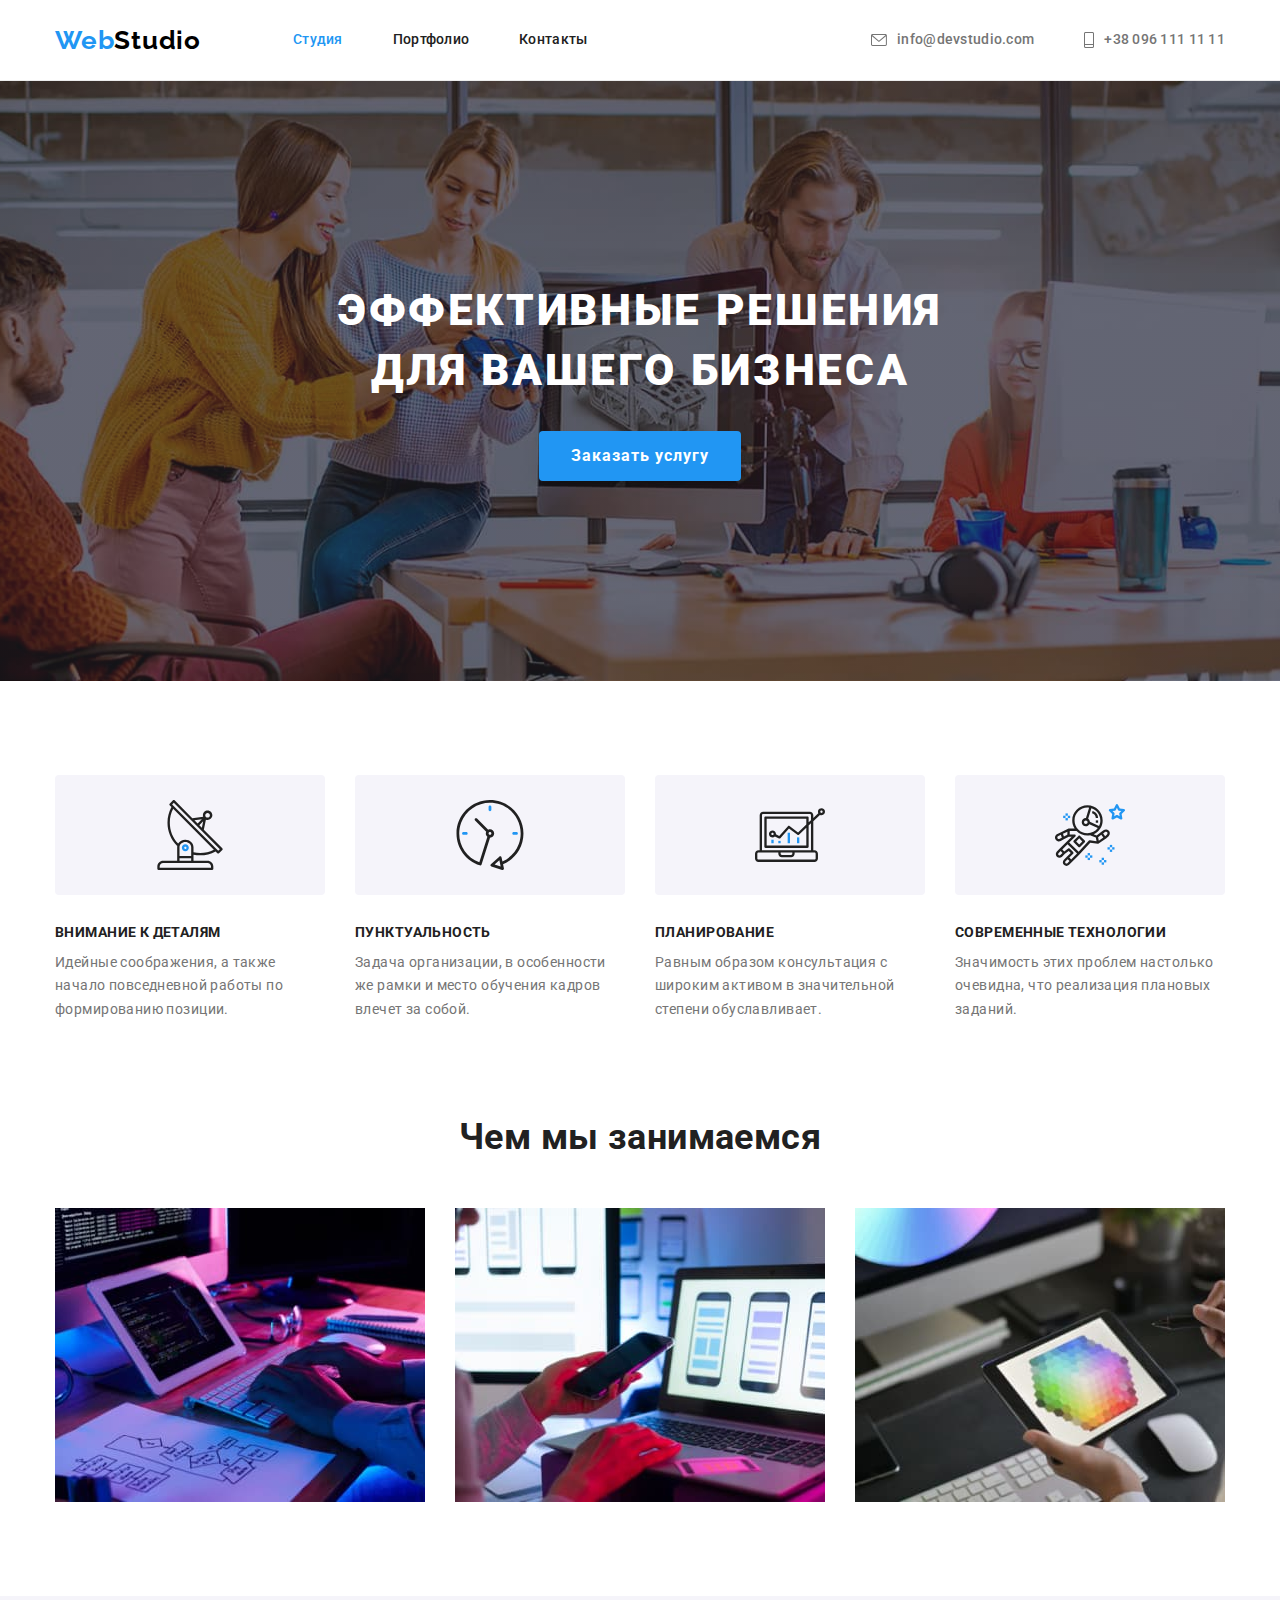
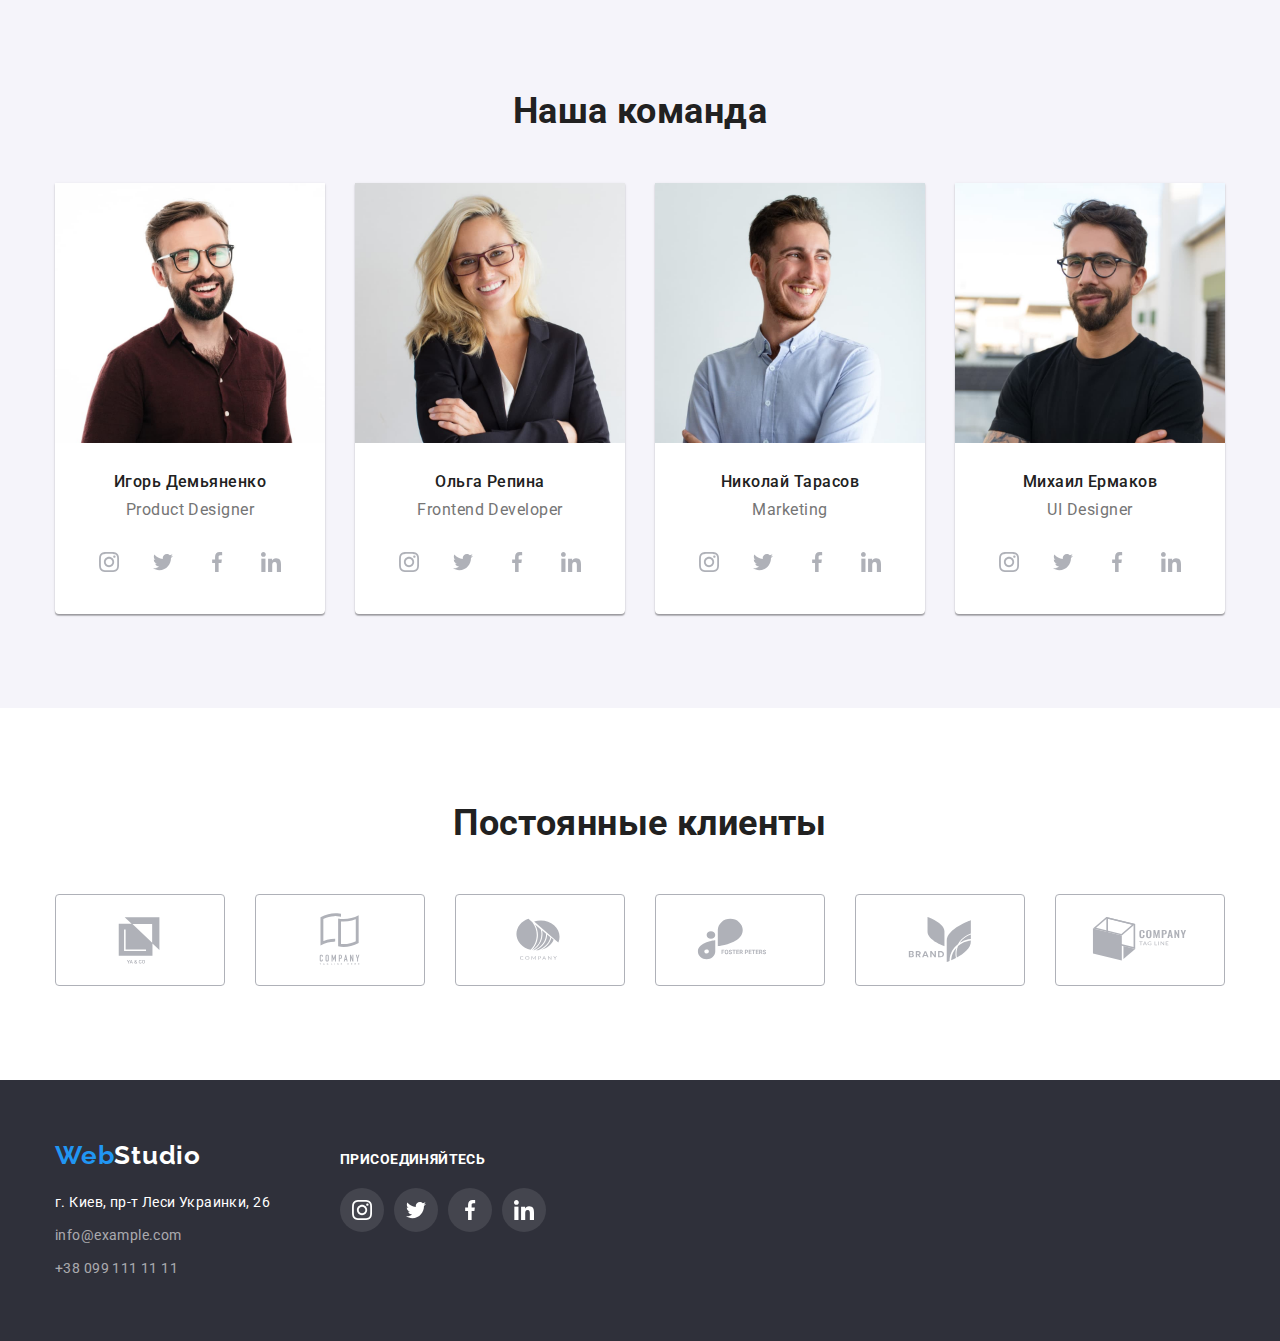
<file: index.html>
<!DOCTYPE html>
<html lang="ru">
<head>
    <meta charset="UTF-8">
    <meta http-equiv="X-UA-Compatible" content="IE=edge">
    <meta name="viewport" content="width=device-width, initial-scale=1.0">
    <title>Document</title>
    <link
      rel="stylesheet"
      href="https://cdnjs.cloudflare.com/ajax/libs/modern-normalize/1.1.0/modern-normalize.min.css"
    />
    <link rel="stylesheet" href="./css/style.css">
    <link rel="preconnect" href="https://fonts.googleapis.com">
    <link rel="preconnect" href="https://fonts.gstatic.com" crossorigin>
    <link href="https://fonts.googleapis.com/css2?family=Raleway:wght@700&family=Roboto:wght@400;500;700;900&display=swap" rel="stylesheet">
</head>
<body>
    <header class="header">
        <div class="container header-container">
        <nav class="header-nav nav"> 
            <a class="logo-header link" href="./index.html">Web<span class="header-logo-black">Studio</span></a>
            <ul  class="list header-nav-list">
                <li class="header-nav-item"><a class="header-nav-link link current" href="./index.html">Студия</a></li>
                <li class="header-nav-item"><a class="header-nav-link link" href="./portfolio.html">Портфолио</a></li>
                <li class="header-nav-item"><a class="header-nav-link link" href="">Контакты</a></li>
            </ul>
        </nav> 
        
            <ul  class="header-tel list">
                <li class="header-tel-li">
                    <a class="header-nav-link link"
                     href="mailto:info@devstudio.com">
                    <svg class="header-icons"  width="16px" height="12px">
                    <use href="./images/icons.svg#icon-mail-icon"></use>
                    </svg>info@devstudio.com</a></li>
                <li class="header-tel-li">
                    <a class="header-nav-link link" 
                    href="tel:+380961111111">
                    <svg class="header-icons"  width="10px" height="16px">
                        <use href="./images/icons.svg#icon-phone-icon"></use>
                    </svg>
                    +38 096 111 11 11</a></li>
            </ul>
        </div>
    </header>
        
    <main>
        <!-- Герой -->
        <section class=hero> 
            <h1 class="hero-title">
                Эффективные решения<br />
                для вашего бизнеса
              </h1>   
            <button type="button" class="hero-btn">Заказать услугу</button>
        </section>

        <!-- Наши особенности -->
         <section class="section about-us">
             <div class="container">
             <h2 class="visually-hidden" >Преимущества</h2>
             <ul  class="about-us-list list">
                 <li class="about-item">
                    <div class="about-us-container ">
                        <svg class="benefits-icons" width="70px" height="70px">
                          <use href="./images/icons.svg#icon-antenna"></use>
                        </svg>
                      </div>
                     <h3 class="about-us-title title">Внимание к деталям</h3>
                     <p class="about-us-text">Идейные соображения, а также начало повседневной работы по формированию позиции.</p>
                 </li>
                 <li class="about-item">
                    <div class="about-us-container ">
                        <svg class="benefits-icons" width="70px" height="70px">
                          <use href="./images/icons.svg#icon-clock"></use>
                        </svg>
                      </div>
                     <h3 class="about-us-title title">Пунктуальность</h3>
                     <p class="about-us-text">Задача организации, в особенности же рамки и место обучения кадров влечет за собой.</p>
                 </li>  
                 <li class="about-item">
                    <div class="about-us-container ">
                        <svg class="benefits-icons" width="70px" height="70px">
                          <use href="./images/icons.svg#icon-diagram"></use>
                        </svg>
                      </div>
                     <h3 class="about-us-title title">Планирование</h3>
                     <p class="about-us-text">Равным образом консультация с широким активом в значительной степени обуславливает.</p>
                 </li>
                 <li class="about-item">
                    <div class="about-us-container ">
                        <svg class="benefits-icons" width="70px" height="70px">
                          <use href="./images/icons.svg#icon-astronaut"></use>
                        </svg>
                      </div>
                     <h3 class="about-us-title title">Современные технологии</h3>
                     <p class="about-us-text">Значимость этих проблем настолько очевидна, что реализация плановых заданий.</p>
                 </li>
             </ul>
            </div>
         </section>
         <!-- Чем мы занимаемся -->
         <section class="section product">
             <div class="container">
            <h2 class="section-title title">Чем мы занимаемся</h2>
            <ul class="product-list list">
                <li class="product-li">
                    <img class="photo-about-we"
                     src="./images/about-img-1.jpg"
                     alt="разработка программного обеспечения"
                     width="370"
                    />
                </li>
                <li class="product-li">
                    <img class="photo-about-we"
                    src="./images/about-img-2.jpg" 
                    alt="разработка мобильных приложений"
                    width="370"
                    />
                </li>
                <li class="product-li">
                    <img class="photo-about-we"
                    src="./images/about-img-3.jpg"
                    alt="подбор цветной гаммы"
                    width="370"
                    />
                </li>
            </ul>
            </div>
         </section>
         <!-- Наша команда -->
         <section class="section team">
             <div class="container">
             <h2 class="section-title title">Наша команда</h2>
             <ul  class="team-list list">
                 <li class="team-list-item">
                     <img class="photo-about-we"
                     src="./images/team-img-1.jpg" 
                     alt="фото сотрудника продуктового дизайнера Игоря Демьяненко"
                     width="270"
                     />
                     <div class="title-name">
                     <h3 class="team-name-title title">Игорь Демьяненко</h3>
                     <p class="team-list-text" lang="en">Product Designer</p>
                     <ul class="social-list list">
                        <li class="social-item">
                          <a href="https://www.instagram.com/" class="social-links" target="_blank" rel="noreferrer noopener">
                            <svg class="social-icons" width="20px" height="20px">
                              <use href="./images/icons.svg#icon-instagram"></use>
                            </svg>
                        </a>
                        </li>
                        <li class="social-item">
                            <a href="https://twitter.com/?lang=ru" class="social-links" target="_blank" rel="noreferrer noopener">
                              <svg class="social-icons" width="20px" height="20px">
                                <use href="./images/icons.svg#icon-twitter"></use>
                              </svg>
                            </a>
                          </li>
                          <li class="social-item">
                            <a href="https://www.facebook.com/" class="social-links" target="_blank" rel="noreferrer noopener">
                              <svg class="social-icons" width="20px" height="20px">
                                <use href="./images/icons.svg#icon-facebook"></use>
                              </svg>
                            </a>
                          </li>
                          <li class="social-item">
                            <a href="https://ru.linkedin.com/" class="social-links" target="_blank" rel="noreferrer noopener">
                              <svg class="social-icons" width="20px" height="20px">
                                <use href="./images/icons.svg#icon-linkedin"></use>
                              </svg>
                            </a>
                          </li>
                     </ul>
                     </div>
                 </li>
                 <li class="team-list-item">
                     <img class="photo-about-we" 
                     src="./images/team-img-2.jpg" 
                     alt="фото сотрудника фронтенд разработчика Ольги Репиной"
                     width="270"
                     />
                     <div class="title-name">
                     <h3 class="team-name-title title">Ольга Репина</h3>
                     <p class="team-list-text" lang="en">Frontend Developer</p>
                     <ul class="social-list list">
                        <li class="social-item">
                          <a href="https://www.instagram.com/" class="social-links" target="_blank" rel="noreferrer noopener">
                            <svg class="social-icons" width="20px" height="20px">
                              <use href="./images/icons.svg#icon-instagram"></use>
                            </svg>
                        </a>
                        </li>
                        <li class="social-item">
                            <a href="https://twitter.com/?lang=ru" class="social-links" target="_blank" rel="noreferrer noopener">
                              <svg class="social-icons" width="20px" height="20px">
                                <use href="./images/icons.svg#icon-twitter"></use>
                              </svg>
                            </a>
                          </li>
                          <li class="social-item">
                            <a href="https://www.facebook.com/" class="social-links" target="_blank" rel="noreferrer noopener">
                              <svg class="social-icons" width="20px" height="20px">
                                <use href="./images/icons.svg#icon-facebook"></use>
                              </svg>
                            </a>
                          </li>
                          <li class="social-item">
                            <a href="https://ru.linkedin.com/" class="social-links" target="_blank" rel="noreferrer noopener">
                              <svg class="social-icons" width="20px" height="20px">
                                <use href="./images/icons.svg#icon-linkedin"></use>
                              </svg>
                            </a>
                          </li>
                     </ul>
                     </div>
                 </li>
                 <li class="team-list-item">
                     <img class="photo-about-we" 
                     src="./images/team-img-3.jpg" 
                     alt="фото сотрудника маркетолога Николая Тарасова"
                     width="270"
                     />
                    <div class="title-name">
                     <h3 class="team-name-title title">Николай Тарасов</h3>
                     <p class="team-list-text" lang="en">Marketing</p>
                     <ul class="social-list list">
                        <li class="social-item">
                          <a href="https://www.instagram.com/" class="social-links" target="_blank" rel="noreferrer noopener">
                            <svg class="social-icons" width="20px" height="20px">
                              <use href="./images/icons.svg#icon-instagram"></use>
                            </svg>
                        </a>
                        </li>
                        <li class="social-item">
                            <a href="https://twitter.com/?lang=ru" class="social-links" target="_blank" rel="noreferrer noopener">
                              <svg class="social-icons" width="20px" height="20px">
                                <use href="./images/icons.svg#icon-twitter"></use>
                              </svg>
                            </a>
                          </li>
                          <li class="social-item">
                            <a href="https://www.facebook.com/" class="social-links" target="_blank" rel="noreferrer noopener">
                              <svg class="social-icons" width="20px" height="20px">
                                <use href="./images/icons.svg#icon-facebook"></use>
                              </svg>
                            </a>
                          </li>
                          <li class="social-item">
                            <a href="https://ru.linkedin.com/" class="social-links" target="_blank" rel="noreferrer noopener">
                              <svg class="social-icons" width="20px" height="20px">
                                <use href="./images/icons.svg#icon-linkedin"></use>
                              </svg>
                            </a>
                          </li>
                     </ul>
                    </div>
                 </li>
                 <li class="team-list-item">
                     <img class="photo-about-we" 
                        src="./images/team-img-4.jpg" 
                        alt="фото сотрудника дизайнера интерфесов Михаила Ермакова"
                        width="270"
                     />
                     <div class="title-name">
                        <h3 class="team-name-title title">Михаил Ермаков</h3>
                        <p class="team-list-text" lang="en">UI Designer</p>
                        <ul class="social-list list">
                            <li class="social-item">
                              <a href="https://www.instagram.com/" class="social-links" target="_blank" rel="noreferrer noopener">
                                <svg class="social-icons" width="20px" height="20px">
                                  <use href="./images/icons.svg#icon-instagram"></use>
                                </svg>
                            </a>
                            </li>
                            <li class="social-item">
                                <a href="https://twitter.com/?lang=ru" class="social-links" target="_blank" rel="noreferrer noopener">
                                  <svg class="social-icons" width="20px" height="20px">
                                     <use href="./images/icons.svg#icon-twitter"></use>
                                  </svg>
                                </a>
                              </li>
                              <li class="social-item">
                                <a href="https://www.facebook.com/" class="social-links" target="_blank" rel="noreferrer noopener">
                                  <svg class="social-icons" width="20px" height="20px">
                                    <use href="./images/icons.svg#icon-facebook"></use>
                                  </svg>
                                </a>
                              </li>
                              <li class="social-item">
                                <a href="https://ru.linkedin.com/" class="social-links" target="_blank" rel="noreferrer noopener">
                                  <svg class="social-icons" width="20px" height="20px">
                                    <use href="./images/icons.svg#icon-linkedin"></use>
                                  </svg>
                                </a>
                              </li>
                         </ul>
                     </div>
                 </li>
             </ul>
            </div>
         </section>
        <!-- Клиенты -->
         <section class="section">
            <div class="container">
              <h2 class="section-title title">Постоянные клиенты</h2>
              <ul class="client-list list">
                <li class="client-item">
                  <a href="https://www.google.com.ua/?hl=ru" class="client-link" target="_blank" rel="noreferrer noopener">
                    <svg class="client-icon" width="106px" height="60px">
                      <use href="./images/icons.svg#icon-Logo"></use>
                    </svg>
                  </a>
                </li>
                <li class="client-item">
                  <a href="https://www.google.com.ua/?hl=ru" class="client-link" target="_blank" rel="noreferrer noopener"> 
                    <svg class="client-icon" width="106px" height="60px">
                      <use href="./images/icons.svg#icon-Logo-1"></use>
                    </svg>
                  </a>
                </li>
                <li class="client-item">
                  <a href="https://www.google.com.ua/?hl=ru" class="client-link" target="_blank" rel="noreferrer noopener">
                    <svg class="client-icon" width="106px" height="60px">
                      <use href="./images/icons.svg#icon-Logo-2"></use>
                    </svg>
                  </a>
                </li>
                <li class="client-item">
                  <a href="https://www.google.com.ua/?hl=ru" class="client-link" target="_blank" rel="noreferrer noopener">
                    <svg class="client-icon" width="106px" height="60px">
                      <use href="./images/icons.svg#icon-Logo-3"></use>
                    </svg>
                  </a>
                </li>
                <li class="client-item">
                  <a href="https://www.google.com.ua/?hl=ru" class="client-link" target="_blank" rel="noreferrer noopener">
                    <svg class="client-icon" width="106px" height="60px">
                      <use href="./images/icons.svg#icon-Logo-4"></use>
                    </svg>
                  </a>
                </li>
                <li class="client-item">
                  <a href="https://www.google.com.ua/?hl=ru" class="client-link" target="_blank" rel="noreferrer noopener">
                    <svg class="client-icon" width="106px" height="60px">
                      <use href="./images/icons.svg#icon-Logo-5"></use>
                    </svg>
                  </a>
                </li>
              </ul>
            </div>
          </section>
    </main>
    <!-- ФУТЕР -->
    <footer class="footer">
      <div class="container footer-container">
        <div class="address-container">
        <a href="./index.html" class="logo-footer link">Web<span class="logo-white">Studio</span></a>
        <address class="footer-addr">
                <ul  class="footer-addr-list list ">
                    <li class="footer-addr-item"><a class="footer-addr-link link" href="https://goo.gl/maps/5dqKB5nKvuYX2aMz5" target="_blank" rel="noreferrer noopener">г. Киев, пр-т Леси Украинки, 26</a></li>
                    <li class="footer-addr-item"><a class="footer-addr-link link" href="mailto:info@example.com">info@example.com</a></li>
                    <li class="footer-addr-item"><a class="footer-addr-link link" href="tell:+380991111111">+38 099 111 11 11</a></li>
                </ul>
            </address>
        </div>
        <div class="footer-social-container">   
          <h3 class="footer-title">присоединяйтесь</h3>
          <ul class="social-list list">
              <li class="social-item">
                  <a href="" class="social-links">
                      <svg class="social-icons" width="20" height="20">
                          <use href="./images/icons.svg#icon-instagram"></use>
                      </svg>
                  </a>
              </li>
              <li class="social-item">
                  <a href="" class="social-links">
                      <svg class="social-icons" width="20" height="20">
                          <use href="./images/icons.svg#icon-twitter"></use>
                      </svg>
                  </a>
              </li>
              <li class="social-item">
                  <a href="" class="social-links">
                      <svg class="social-icons" width="20" height="20">
                          <use href="./images/icons.svg#icon-facebook"></use>
                      </svg>
                  </a>
              </li>
              <li class="social-item">
                  <a href="" class="social-links">
                      <svg class="social-icons" width="20" height="20">
                          <use href="./images/icons.svg#icon-linkedin"></use>
                      </svg>
                  </a>
              </li>
          </ul>
      </div>
    </div>
    </footer>
    
</body>
</html>
</file>
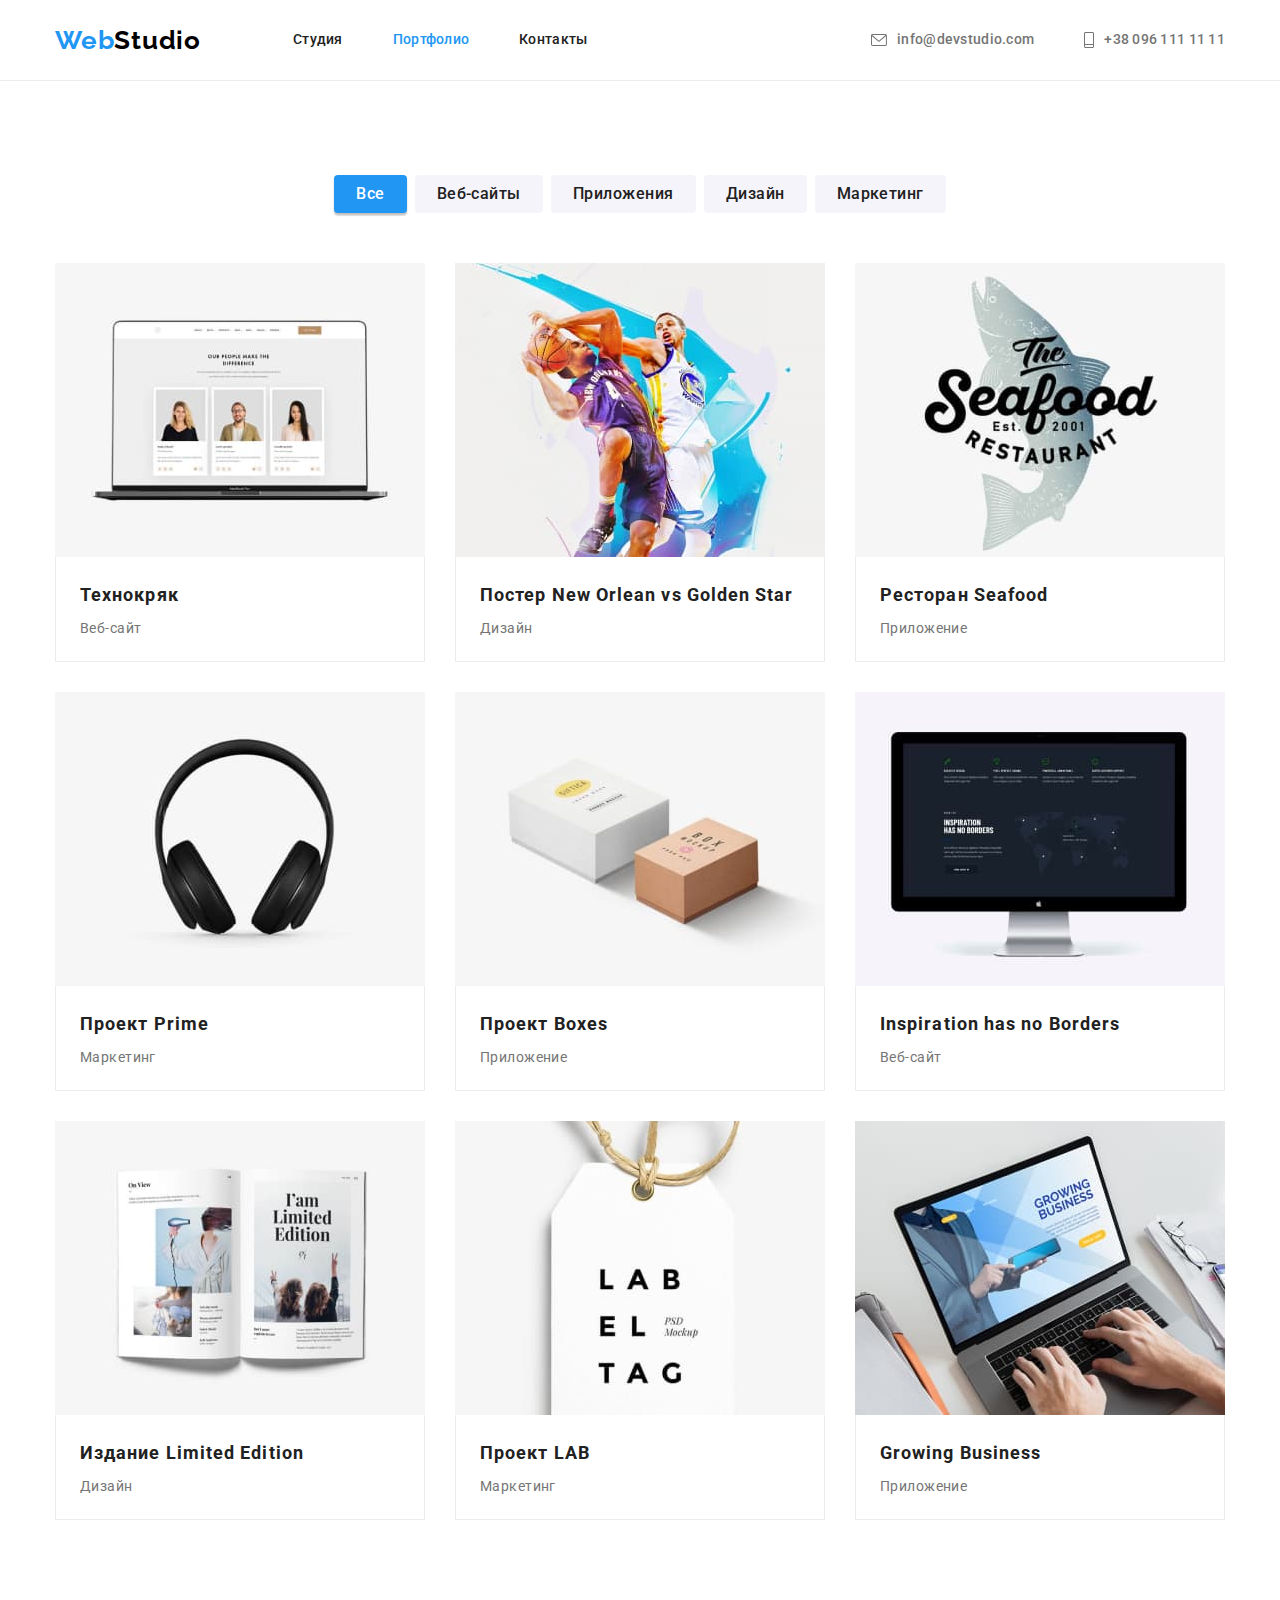
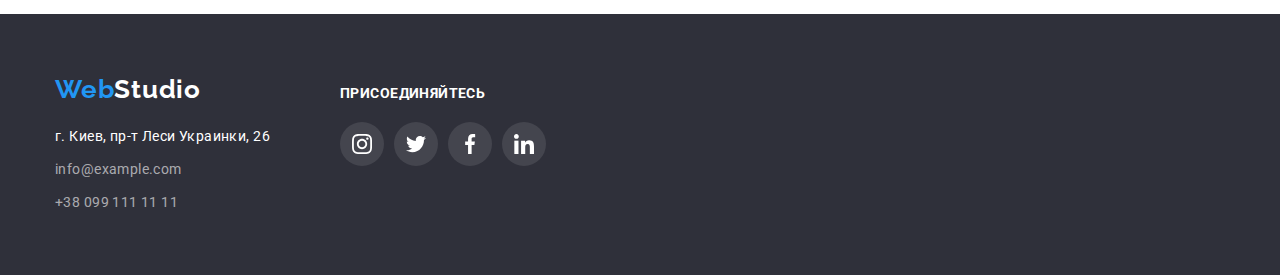
<file: portfolio.html>
<!DOCTYPE html>
  <html lang="ru">
    <head>
    <meta charset="UTF-8">
    <meta http-equiv="X-UA-Compatible" content="IE=edge">
    <meta name="viewport" content="width=device-width, initial-scale=1.0">
    <title>Document</title>
    <link
      rel="stylesheet"
      href="https://cdnjs.cloudflare.com/ajax/libs/modern-normalize/1.1.0/modern-normalize.min.css"
    />
    <link rel="stylesheet" href="./css/style.css">
    <link rel="preconnect" href="https://fonts.googleapis.com">
    <link rel="preconnect" href="https://fonts.gstatic.com" crossorigin>
    <link href="https://fonts.googleapis.com/css2?family=Raleway:wght@700&family=Roboto:wght@400;500;700;900&display=swap" rel="stylesheet">
</head>
  <body>
    <!-- Шапка сайта -->
    <header class="header">
      <div class="container header-container">
      <nav class="header-nav nav"> 
          <a class="logo-header link" href="./index.html">Web<span class="header-logo-black">Studio</span></a>
          <ul  class="list header-nav-list">
              <li class="header-nav-item"><a class="header-nav-link link" href="./index.html">Студия</a></li>
              <li class="header-nav-item"><a class="header-nav-link link current" href="./portfolio.html">Портфолио</a></li>
              <li class="header-nav-item"><a class="header-nav-link link" href="">Контакты</a></li>
          </ul>
      </nav> 
      
          <ul  class="header-tel list">
              <li class="header-tel-li">
                  <a class="header-nav-link link"
                   href="mailto:info@devstudio.com">
                  <svg class="header-icons"  width="16px" height="12px">
                  <use href="./images/icons.svg#icon-mail-icon"></use>
                  </svg>info@devstudio.com</a></li>
              <li class="header-tel-li">
                  <a class="header-nav-link link" 
                  href="tel:+380961111111">
                  <svg class="header-icons"  width="10px" height="16px">
                      <use href="./images/icons.svg#icon-phone-icon"></use>
                  </svg>
                  +38 096 111 11 11</a></li>
          </ul>
      </div>
  </header>

    <!-- Основной контент -->

    <main>
      <section class="portfolio">
        <div class="container">
        <h1 class="visually-hidden title">Портфолио</h1> 

        <!-- Фильтры -->

          <ul class="filter-list list">
          <li class="filter-item"><button class="filter-btn active" type="button">Все</button></li>
          <li class="filter-item"><button class="filter-btn" type="button">Веб-сайты</button></li>
          <li class="filter-item"><button class="filter-btn" type="button">Приложения</button></li>
          <li class="filter-item"><button class="filter-btn" type="button">Дизайн</button></li>
          <li class="filter-item"><button class="filter-btn" type="button">Маркетинг</button></li>
        </ul>
        <!-- Проекты -->
        <ul class="project-list list">
          <li class="project-list-item">  
            <a class="project-link link" href="" target="_blank" rel="noreferrer noopener">
            <img
              class="project-list-img"
              src="./images/portfolio-1.jpg"
              alt="ноутбук с открытым сайтом" width="370"
            />
          <div class="port-name">  
            <h2 class="project-list-title title">Технокряк</h2>
            <p class="project-list-text">Веб-сайт</p>
          </div>
          </a>
          </li>
          <li class="project-list-item">
            <a class="project-link link" href="" target="_blank" rel="noreferrer noopener">
            <img
              class="project-list-img"
              src="./images/portfolio-2.jpg"
              alt="два баскетболиста" width="370"
            />
          <div class="port-name">
            <h2 class="project-list-title title">
              Постер <span lang="en">New Orlean vs Golden Star</span>
            </h2>
            <p class="project-list-text">Дизайн</p>
          </div>
            </a>
          </li>
          <li class="project-list-item">
            <a class="project-link link" href="" target="_blank" rel="noreferrer noopener">
            <img
              class="project-list-img"
              src="./images/portfolio-3.jpg"
              alt="логотип ресторана" width="370"
            />
          <div class="port-name">
            <h2 class="project-list-title title">Ресторан <span lang="en">Seafood</span></h2>
            <p class="project-list-text">Приложение</p>
          </div>
            </a>
          </li>
          <li class="project-list-item">
            <a class="project-link link" href="" target="_blank" rel="noreferrer noopener">
            <img
              class="project-list-img"
              src="./images/portfolio-4.jpg"
              alt="большие наушники" width="370"
            />
          <div class="port-name">
            <h2 class="project-list-title title">Проект <span lang="en">Prime</span></h2>
            <p class="project-list-text">Маркетинг</p>
          </div>
            </a>
          </li>
          <li class="project-list-item">
            <a class="project-link link" href="" target="_blank" rel="noreferrer noopener">
            <img
              class="project-list-img"
              src="./images/portfolio-5.jpg"
              alt="белая и коричневая коробка" width="370"
            />
           <div class="port-name">
            <h2 class="project-list-title title">Проект <span>Boxes</span></h2>
            <p class="project-list-text">Приложение</p>
          </div>
            </a>
          </li>
          <li class="project-list-item">
            <a class="project-link link" href="" target="_blank" rel="noreferrer noopener">
            <img
              class="project-list-img"
              src="./images/portfolio-6.jpg"
              alt="монитор с открытым сайтом" width="370"
            />
          <div class="port-name">
            <h2 class="project-list-title title" lang="en">Inspiration has no Borders</h2>
            <p class="project-list-text">Веб-сайт</p>
          </div>
            </a>
          </li>
          <li class="project-list-item">
            <a class="project-link link" href="" target="_blank" rel="noreferrer noopener">
            <img
              class="project-list-img"
              src="./images/portfolio-7.jpg"
              alt="открытый журнал с картинками" width="370"
            />
              <div class="port-name">
            <h2 class="project-list-title title">Издание <span lang="en">Limited Edition</span></h2>
            <p class="project-list-text">Дизайн</p>
            </div>
            </a>
          </li>
          <li class="project-list-item">
            <a class="project-link link" href="" target="_blank" rel="noreferrer noopener">
            <img
              class="project-list-img"
              src="./images/portfolio-8.jpg"
              alt="бирка" width="370"
            />
          <div class="port-name">
            <h2 class="project-list-title title">Проект <span lang="en">LAB</span></h2>
            <p class="project-list-text">Маркетинг</p>
          </div>
            </a>
          </li>
          <li class="project-list-item">
            <a class="project-link link" href="" target="_blank" rel="noreferrer noopener">
            <img
              class="prolink"
              src="./images/portfolio-9.jpg"
              alt="человек печатает на ноутбуке" width="370"
            />
          <div class="port-name">
            <h2 class="project-list-title title" lang="en">Growing Business</h2>
            <p class="project-list-text">Приложение</p>
          </div>
            </a>
          </li>
        </ul>
        </div>
      </section>
    </main>

    <!-- Футер -->

    <footer class="footer">
      <div class="container footer-container">
        <div class="address-container">
        <a href="./index.html" class="logo-footer link">Web<span class="logo-white">Studio</span></a>
        <address class="footer-addr">
                <ul  class="footer-addr-list list ">
                    <li class="footer-addr-item"><a class="footer-addr-link link" href="https://goo.gl/maps/5dqKB5nKvuYX2aMz5" target="_blank" rel="noreferrer noopener">г. Киев, пр-т Леси Украинки, 26</a></li>
                    <li class="footer-addr-item"><a class="footer-addr-link link" href="mailto:info@example.com">info@example.com</a></li>
                    <li class="footer-addr-item"><a class="footer-addr-link link" href="tell:+380991111111">+38 099 111 11 11</a></li>
                </ul>
            </address>
        </div>
        <div class="footer-social-container">   
          <h3 class="footer-title">присоединяйтесь</h3>
          <ul class="social-list list">
              <li class="social-item">
                  <a href="" class="social-links">
                      <svg class="social-icons" width="20" height="20">
                          <use href="./images/icons.svg#icon-instagram"></use>
                      </svg>
                  </a>
              </li>
              <li class="social-item">
                  <a href="" class="social-links">
                      <svg class="social-icons" width="20" height="20">
                          <use href="./images/icons.svg#icon-twitter"></use>
                      </svg>
                  </a>
              </li>
              <li class="social-item">
                  <a href="" class="social-links">
                      <svg class="social-icons" width="20" height="20">
                          <use href="./images/icons.svg#icon-facebook"></use>
                      </svg>
                  </a>
              </li>
              <li class="social-item">
                  <a href="" class="social-links">
                      <svg class="social-icons" width="20" height="20">
                          <use href="./images/icons.svg#icon-linkedin"></use>
                      </svg>
                  </a>
              </li>
          </ul>
      </div>
    </div>
    </footer>
  </body>
</html>
</file>
<file: css/style.css>
:root {
    --main-text-color: #757575;
    --accent-color: #2196f3;
    --title-color: #212121;
    --external-color: #ffffff;
    --bg-color: #2f303a;
    --ex-bg-color: #f5f4fa;
    --border-color:#ececec;
    --icons-color: #afb1b8;
  }
  
  body {
    font-family: 'Roboto', sans-serif;
    color: var(--main-text-color);
    background-color: var(--external-color);
    font-size: 14px;
    line-height: 1.71;
    letter-spacing: 0.03em;
    
  }
  
  .link {
    text-decoration: none;
    outline: none;
    color: inherit
  }
  
  .list {
    list-style: none;
  }

  p,
  h1,
  h2,
  h3,
  h4,
  h5,
  h6 {
    margin: 0;
  }

  ul {
    margin: 0;
    padding-left: 0;
  }

  button {
    cursor: pointer;
  }


  .container{
    padding-left: 15px;
    padding-right: 15px;
    width: 1200px;
    /*
    outline: 1px solid red;
    */
    margin: 0 auto;
    

  }

  .title {
    color: var(--title-color);
  }
  
  .visually-hidden {
    position: absolute;
    white-space: nowrap;
    width: 1px;
    height: 1px;
    overflow: hidden;
    border: 0;
    padding: 0;
    clip: rect(0 0 0 0);
    clip-path: inset(50%);
    margin: -1px;
  }
  
  /* -------------header styles-------------- */
 
  .header {
    background-color: var(--external-color);
    border-bottom: 1px solid var(--border-color);
  }
  
  .header-container {
    display: flex;
    align-items: center;
  }
  
  .nav {
    display: flex;
    align-items: center;
  }
  
  
  .header-nav-item:not(:last-child) {
    margin-right: 50px;
  }

  .header-tel{
    display: flex;
    margin-left: auto;
    align-items: center;
  }
  
  .header-tel-li:not(:last-child) {
    margin-right: 50px;
  }

  
  .logo-header,
  .logo-footer{
    font-family: 'Raleway', sans-serif;
    font-weight: 700;
    font-size: 26px;
    line-height: 1.19;
    letter-spacing: 0.03em;
    color: var(--accent-color);
    width: 145px;
    display: block;
  }
  
  .logo-header{
     margin-left: auto;
    margin-right: 93px;
  }

  .logo-footer{
     margin-bottom: 20px;

  }
  .header-logo-black{
    color: #000000;
  }

  .logo-white {
    color: #ffffff;
  }
  
  .header-nav-list{
  color: var(--title-color);
  display: flex;
  }
  
  .header-nav-link{
  display: flex;
  justify-content: flex-end;
  align-items: center;
  font-weight: 500;
  font-size: 14px;
  line-height: 1.14;
  letter-spacing: 0.02em;
  margin-left: auto;
  padding-top: 32px;
    padding-bottom: 32px;
  }
  .header-icons {
    margin-right: 10px;
    fill: currentColor;
  }
 

  .header-nav-tel{
    font-weight: 500;
    font-size: 14px;
    line-height: 1.14;
    letter-spacing: 0.02em;;
    color: var(--primery-text-color);


  }


  .header-nav-link:hover,
  .header-nav-link:focus,
  .current {
    color: var(--accent-color);
  }
  


 
  
  /*-----------Портфолио------------*/
  .portfolio{
    padding-top: 94px;
    padding-bottom: 94px;
  }
  .btn-container{
    margin-bottom: 34px;

  }
  .filter-item:not(:last-child) {
    margin-right: 8px;
  }
  
   .filter-btn {
    cursor: pointer; 
    border: transparent;
    font-weight: 500;
    font-size: 16px;
    line-height: 1.62;
    text-align:center;
    letter-spacing: 0.03em;
    color: var(--title-color);
    background-color: var(--ex-bg-color);
    padding: 6px 22px;
    border-radius: 4px;
    border: 0;
    min-height: 38px;
  }
 
  .filter-list{
    display: flex;
    justify-content: center;
    margin-bottom: 50px;
  }
  .active,
  .filter-btn:hover,
  .filter-btn:focus {
    background-color: var(--accent-color);
    color: var(--external-color);
    box-shadow: 0px 3px 1px rgba(0, 0, 0, 0.1), 0px 1px 2px rgba(0, 0, 0, 0.08), 0px 2px 2px rgba(0, 0, 0, 0.12);

  }
 
  .project-list{
    display: flex;
    flex-wrap: wrap;
    margin-left: -30px;
    margin-top: -30px;

  }

  .project-list-item{ 
    flex-basis: calc(100% / 3 - 30px);
    margin-left: 30px;
    margin-top: 30px;

  }
  .project-list-title{
    font-weight: bold;
    font-size: 18px;
    line-height: 2;
    margin-bottom: 4px;
    letter-spacing: 0.06em;
  }
 
.port-name {
  border: 1px solid var(--border-color);
  border-top: none;
  padding: 20px 24px;

}



.project-link:hover,
.project-link:focus{
  box-shadow: 0px 1px 1px rgba(0, 0, 0, 0.12), 0px 4px 4px rgba(0, 0, 0, 0.06),
  1px 4px 6px rgba(0, 0, 0, 0.16);
  display: inline-block;
}

  /* ------------------hero styles---------------- */
  
  .hero {
    background-color: var(--bg-color);
    padding-top: 200px;
    padding-bottom: 200px;
    text-align: center;
    background-image: linear-gradient(
      rgba(47, 48, 58, 0.4),
      rgba(47, 48, 58, 0.4)
    ),
    url(../images/hero-bgr.jpg);
  background-repeat: no-repeat;
  background-position: center;
  }
  
  .hero-title {
    font-weight: 900;
    font-size: 44px;
    line-height: 1.36;
    letter-spacing: 0.06em;
    text-transform: uppercase;
    color: var(--external-color);
    margin-bottom: 30px;
    
   
  }
  .flex-btn {
    display: flex;
    justify-content: center;
  }
  
  .hero-btn {
    margin: 0 auto;
    font-weight: 700;
    font-size: 16px;
    line-height: 1.87;
    display: block;
    text-align: center;
    letter-spacing: 0.06em;
    background-color: var(--accent-color);
    color: var(--external-color);
    cursor: pointer;
    border: none;
    box-shadow: 0px 4px 4px rgba(0, 0, 0, 0.15);
    border-radius: 4px;
    padding: 10px 32px;
  
    
  }
  
  .hero-btn:hover,
  .hero-btn:focus {
    background-color: var(--accent-color)
  }
  
  /* -------------Наши особенности------------ */
  .about-us-container {
    background: var(--ex-bg-color);
    border-radius: 4px;
    display: flex;
    justify-content: center;
    padding: 25px 100px;
    margin-bottom: 30px;
  }

    .section{
      padding-top: 94px;
      padding-bottom: 94px;
    }
    /*
    .about-item:not(:last-child) {
      margin-right: 30px;
    }
    */
    .about-us-list{  
      display: flex;
      flex-wrap: wrap;
      margin-left: -30px;
      margin-top: -30px;
    }

    .about-us{
      padding-bottom: 0;
    }
    .about-item{
      margin-left: 30px;
      margin-top: 30px;
      flex-basis:  calc(100% / 4 - 30px)
    }

    .about-us-text{
      font-size: 14px;
      line-height: 1.71;
      letter-spacing: 0.03em;

    }
    .about-us-title {
      font-weight: 700;
      font-size: 14px;
      line-height: 1.14;
      letter-spacing: 0.03em;
      text-transform: uppercase;
      margin-bottom: 10px;
    }
  
  /*--------------IMG---------------*/
  img{
  display: block;
  min-width: 100%;
  height: auto;
  }

  /* ------------Чем мы занимаемся------------- */
  /*
  .product{
    padding-bottom: 94px;
  }
*/
  .product-list.list {
    display: flex;
    flex-wrap: wrap;
    margin-left: -30px;
    margin-top: -30px;
  }
  
  .section-title {
    font-size: 36px;
    line-height: 1.17;
    text-align: center;
    margin-bottom: 50px;
}
  /*
  .photo-about-we:not(:last-child) {
    margin-right: 30px;
  }
*/

  .product-li{
    margin-left: 30px;
    margin-top: 30px;
    flex-basis: calc(100% / 3 - 30px)
  }

  /* -----------------Наша команда------------- */
  
  .team {
    background-color: var(--ex-bg-color);
  }
  .team-list{
    display: flex;
    flex-wrap: wrap;
    margin-left: -30px;
    margin-top: -30px;
  }
  /*
  .team-list-item{
    
  }
*/
  .team-list-item {
    margin-left: 30px;
    margin-top: 30px;
    flex-basis: calc(100% / 4 - 30px);
    box-shadow: 0px 1px 3px rgba(0, 0, 0, 0.12), 0px 1px 1px rgba(0, 0, 0, 0.14),
    0px 2px 1px rgba(0, 0, 0, 0.2);
    border-radius: 0px 0px 4px 4px;
    background-color: var(--external-color)
  }
  .team-title {
    font-size: 36px;
    line-height: 1.17;
    text-align: center;
  }
  
  .team-list-text,
  .team-name-title  {
    font-size: 16px;
    line-height: 1.18;
    text-align: center;
    letter-spacing: 0.03em;
    margin-bottom: 16px;
  }
  .team-name-title  {
    font-weight: 500;
    font-size: 16px;
    line-height: 1.18;
    text-align: center;
    letter-spacing: 0.03em;
    color: var(--title-color);
    margin-bottom: 10px;
  }

  .title-name {
    padding: 30px 0;
  }
  
  .social-hover:focus,
  .social-hover:hover{
    color: var(--external-color);
  }

  .social-links:hover .team-social-icons,
  .social-links:focus .team-social-icons {
    fill: var(--external-color);}


  
  
  .team-social-links:hover,
  .team-social-links:focus {
    background-color: var(--accent-color);
  }
  
  .team-social-links:hover .team-social-icons,
  .team-social-links:focus .team-social-icons {
    fill: var(--external-color);}
  
/*----------------КЛИЕНТЫ---------------*/

.client-list {
  display: flex;
  flex-wrap: wrap;
  margin-left: -30px;
  margin-top: -30px;
}
/*
.client-item:not(:last-child) {
  margin-right: 30px;
}
*/
.client-item{
  margin-left: 30px;
      margin-top: 30px;
      flex-basis:  calc(100% / 6 - 30px)
}

.client-link {
  border: 1px solid var(--icons-color);
  box-sizing: border-box;
  border-radius: 4px;
  display: flex;
  justify-content: center;
  align-items: center;
  width: 170px;
  height: 92px;
}

.client-icon {
  fill: var(--icons-color);
}

.client-link:hover,
.client-link:focus {
  border-color: var(--accent-color);
}

.client-link:hover,
.client-link:focus {
  background-color: var(--external-color);
}

.client-link:hover .client-icon,
.client-link:focus .client-icon {
  fill: var(--accent-color);}

  /* -------------footer--------------- */
  .footer-container{
    display: flex;
    align-items: baseline;
  }
  .address-container {
    margin-right: 70px;
  }
  .footer {
    background-color: var(--bg-color);
    padding-top: 60px;
    padding-bottom: 60px;
  }
  .footer-addr{
    font-style: inherit;
  }
/*
  .footer-container{
    display: flex;
  }
  */
  .footer-addr-list.list{
    padding-top: 0;
    padding-bottom: 0;
    flex-flow: column;
  }

.footer-addr-item:not(:last-child){
  margin-bottom: 9px;
}
  
  .footer-addr-link {
    color: rgba(255, 255, 255, 0.6);
    font-style: normal;
    font-size: 14px;
    line-height: 1.71;
    letter-spacing: 0.03em;
    
  }
  
  .footer-addr-link[target='_blank'] {
    color: #ffffff;
  }
  
  .footer-addr-link:hover,
  .footer-addr-link:focus {
    color: var(--accent-color);
  }
  /*---------------Вторая часть футера------------*/
  .footer-title {
    font-weight: 700;
    font-size: 14px;
    line-height: 1.14;
    letter-spacing: 0.03em;
    text-transform: uppercase;
    color: var(--title-text-color);
    margin-bottom: 20px;
    color: var(--external-color);
  }
  .social-list {
    display: flex;
    justify-content: center;
    align-items: center;
    margin-top: 20px;
  }
  
  .social-links:focus,
  .social-links:hover {
    color:var(--external-color);
    background-color: var(--accent-color);
    }
     
   .footer .social-links{
     color:var(--external-color)
   } 

  .social-item:not(:last-child) {
    margin-right: 10px;
}
  .social-links {
    background: rgba(255, 255, 255, 0.1);
    width: 44px;
    height: 44px;
    display: flex;
    justify-content: center;
    align-items: center;
    border-radius: 50%;
    color:var(--icons-color)
  }

  .social-icons {
    fill: currentColor;
  }
  
  .footer-social-icons {
    fill: var(--external-color);}

  .join-us-item:not(:last-child) {
      margin-right: 10px;
  }
</file>
